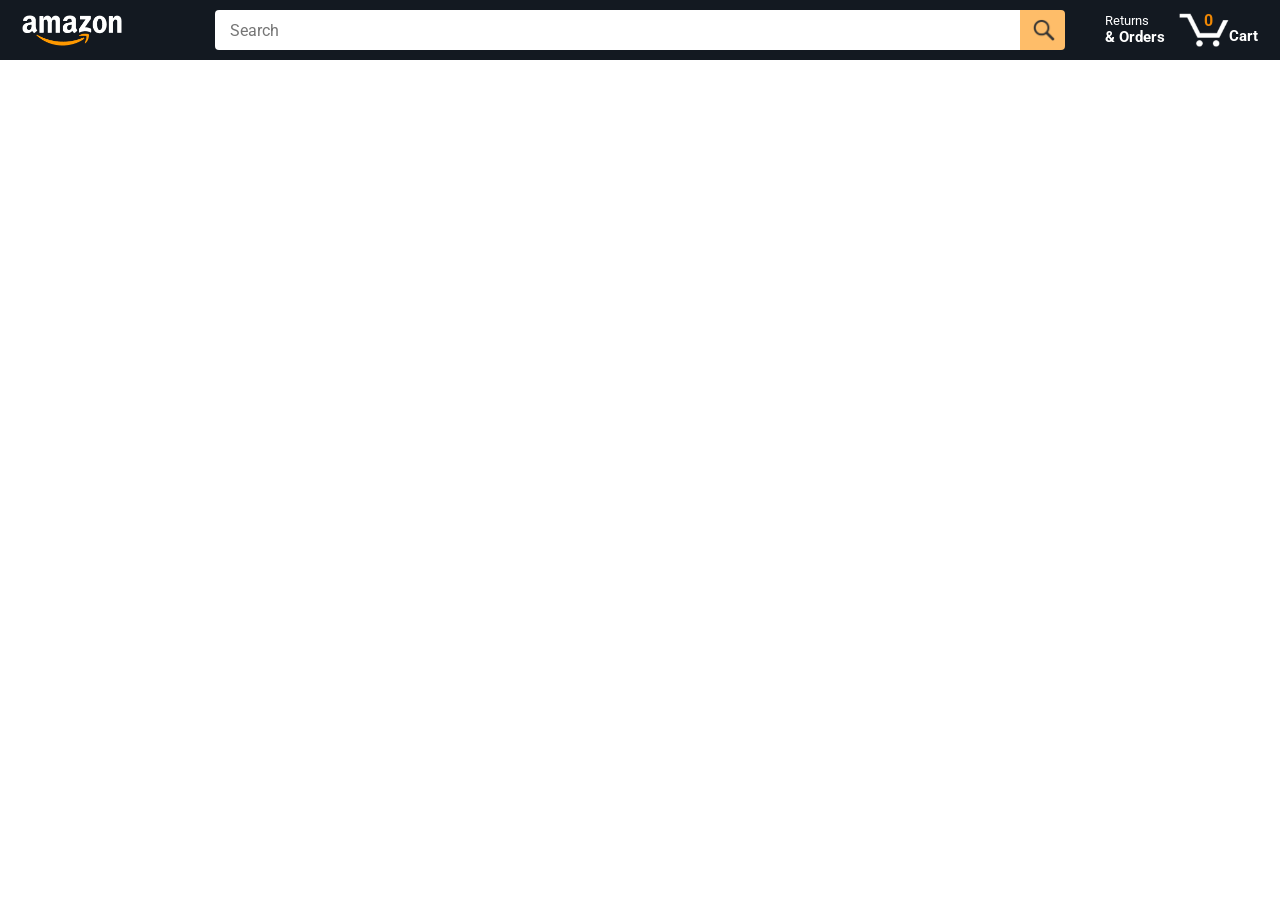
<file: index.html>
<!doctype html>
<html>
  <head>
    <title>Amazon Project</title>

    <!-- This code is needed for responsive design to work.
      (Responsive design = make the website look good on
      smaller screen sizes like a phone or a tablet). -->
    <meta name="viewport" content="width=device-width, initial-scale=1" />

    <!-- Load a font called Roboto from Google Fonts. -->
    <link rel="preconnect" href="https://fonts.googleapis.com" />
    <link rel="preconnect" href="https://fonts.gstatic.com" crossorigin />
    <link
      href="https://fonts.googleapis.com/css2?family=Roboto:wght@400;500;700&display=swap"
      rel="stylesheet"
    />

    <!-- Here are the CSS files for this page. -->
    <link rel="stylesheet" href="styles/shared/general.css" />
    <link rel="stylesheet" href="styles/shared/amazon-header.css" />
    <link rel="stylesheet" href="styles/pages/amazon.css" />
  </head>
  <body>
    <div class="amazon-header">
      <div class="amazon-header-left-section">
        <a href="index.html" class="header-link">
          <img class="amazon-logo" src="images/amazon-logo-white.png" />
          <img
            class="amazon-mobile-logo"
            src="images/amazon-mobile-logo-white.png"
          />
        </a>
      </div>

      <div class="amazon-header-middle-section">
        <input class="search-bar" type="text" placeholder="Search" />

        <button class="search-button">
          <img class="search-icon" src="images/icons/search-icon.png" />
        </button>
      </div>

      <div class="amazon-header-right-section">
        <a class="orders-link header-link" href="orders.html">
          <span class="returns-text">Returns</span>
          <span class="orders-text">& Orders</span>
        </a>

        <a class="cart-link header-link" href="checkout.html">
          <img class="cart-icon" src="images/icons/cart-icon.png" />
          <div class="cart-quantity js-cart-quantity">0</div>
          <div class="cart-text">Cart</div>
        </a>
      </div>
    </div>

    <div class="main">
      <div class="products-grid js-products-grid"></div>
    </div>
    <script type="module" src="scripts/amazon.js"></script>
  </body>
</html>
</file>
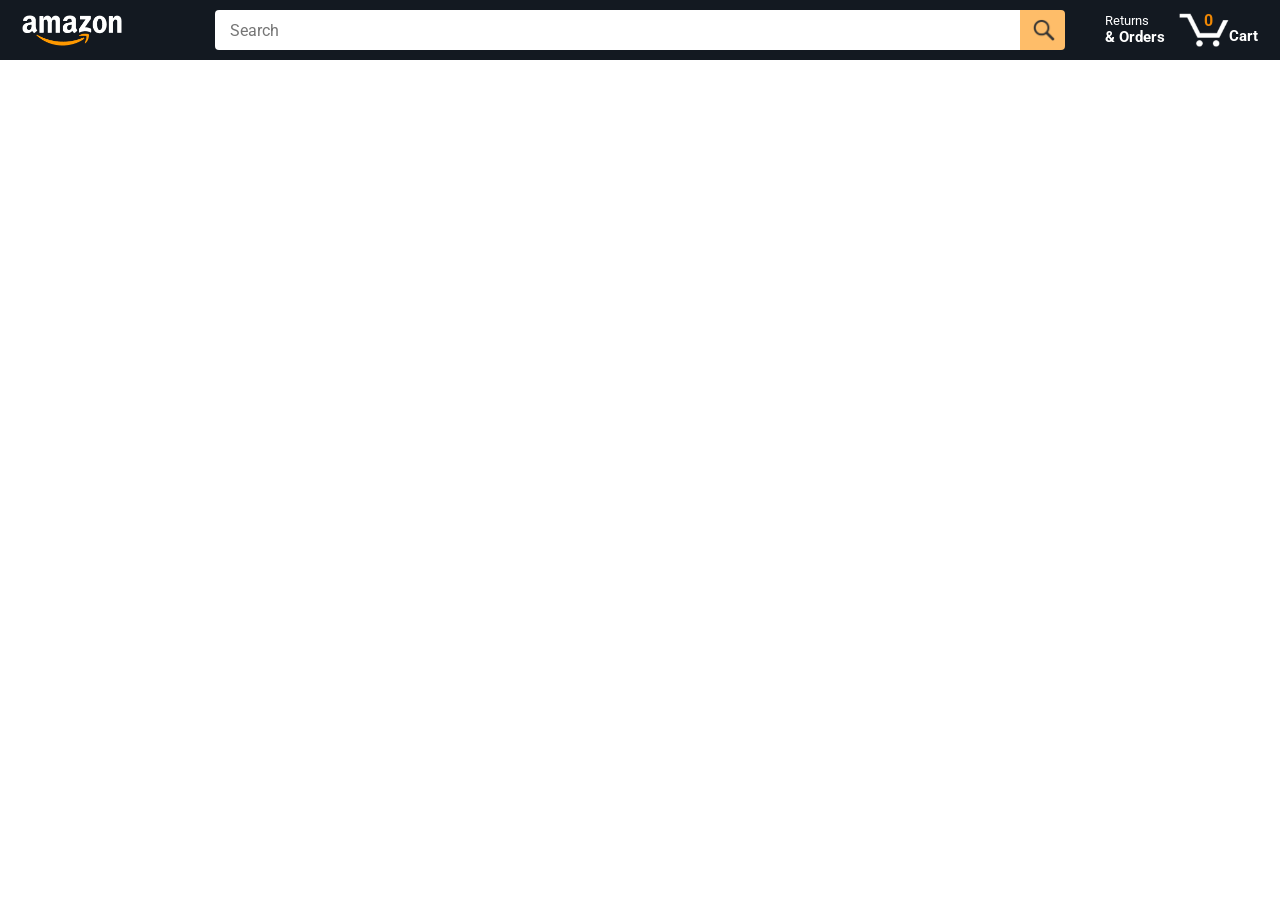
<file: amazon.html>
<!DOCTYPE html>
<html>
  <head>
    <title>Amazon Project</title>

    <!-- This code is needed for responsive design to work.
      (Responsive design = make the website look good on
      smaller screen sizes like a phone or a tablet). -->
    <meta name="viewport" content="width=device-width, initial-scale=1" />

    <!-- Load a font called Roboto from Google Fonts. -->
    <link rel="preconnect" href="https://fonts.googleapis.com" />
    <link rel="preconnect" href="https://fonts.gstatic.com" crossorigin />
    <link
      href="https://fonts.googleapis.com/css2?family=Roboto:wght@400;500;700&display=swap"
      rel="stylesheet"
    />

    <!-- Here are the CSS files for this page. -->
    <link rel="stylesheet" href="styles/shared/general.css" />
    <link rel="stylesheet" href="styles/shared/amazon-header.css" />
    <link rel="stylesheet" href="styles/pages/amazon.css" />
  </head>
  <body>
    <div class="amazon-header">
      <div class="amazon-header-left-section">
        <a href="amazon.html" class="header-link">
          <img class="amazon-logo" src="images/amazon-logo-white.png" />
          <img
            class="amazon-mobile-logo"
            src="images/amazon-mobile-logo-white.png"
          />
        </a>
      </div>

      <div class="amazon-header-middle-section">
        <input class="search-bar" type="text" placeholder="Search" />

        <button class="search-button">
          <img class="search-icon" src="images/icons/search-icon.png" />
        </button>
      </div>

      <div class="amazon-header-right-section">
        <a class="orders-link header-link" href="orders.html">
          <span class="returns-text">Returns</span>
          <span class="orders-text">& Orders</span>
        </a>

        <a class="cart-link header-link" href="checkout.html">
          <img class="cart-icon" src="images/icons/cart-icon.png" />
          <div class="cart-quantity js-cart-quantity">0</div>
          <div class="cart-text">Cart</div>
        </a>
      </div>
    </div>

    <div class="main">
      <div class="products-grid js-products-grid"></div>
    </div>
    <script type="module" src="scripts/amazon.js"></script>
  </body>
</html>
</file>
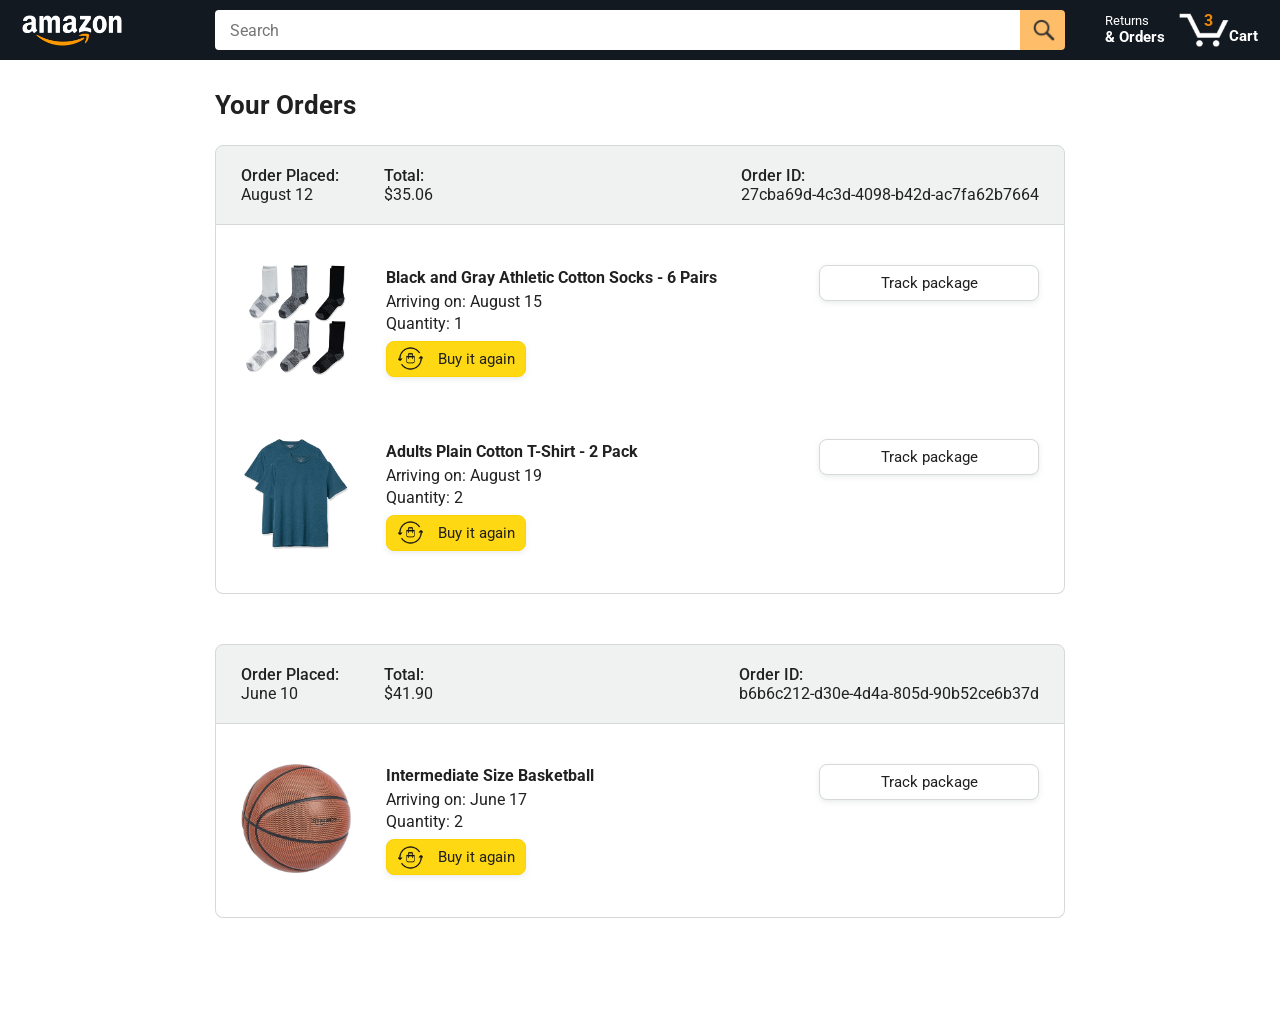
<file: orders.html>
<!doctype html>
<html>
  <head>
    <title>Orders</title>

    <!-- This code is needed for responsive design to work.
      (Responsive design = make the website look good on
      smaller screen sizes like a phone or a tablet). -->
    <meta name="viewport" content="width=device-width, initial-scale=1" />

    <!-- Load a font called Roboto from Google Fonts. -->
    <link rel="preconnect" href="https://fonts.googleapis.com" />
    <link rel="preconnect" href="https://fonts.gstatic.com" crossorigin />
    <link
      href="https://fonts.googleapis.com/css2?family=Roboto:wght@400;500;700&display=swap"
      rel="stylesheet"
    />

    <!-- Here are the CSS files for this page. -->
    <link rel="stylesheet" href="styles/shared/general.css" />
    <link rel="stylesheet" href="styles/shared/amazon-header.css" />
    <link rel="stylesheet" href="styles/pages/orders.css" />
  </head>
  <body>
    <div class="amazon-header">
      <div class="amazon-header-left-section">
        <a href="index.html" class="header-link">
          <img class="amazon-logo" src="images/amazon-logo-white.png" />
          <img
            class="amazon-mobile-logo"
            src="images/amazon-mobile-logo-white.png"
          />
        </a>
      </div>

      <div class="amazon-header-middle-section">
        <input class="search-bar" type="text" placeholder="Search" />

        <button class="search-button">
          <img class="search-icon" src="images/icons/search-icon.png" />
        </button>
      </div>

      <div class="amazon-header-right-section">
        <a class="orders-link header-link" href="orders.html">
          <span class="returns-text">Returns</span>
          <span class="orders-text">& Orders</span>
        </a>

        <a class="cart-link header-link" href="checkout.html">
          <img class="cart-icon" src="images/icons/cart-icon.png" />
          <div class="cart-quantity">3</div>
          <div class="cart-text">Cart</div>
        </a>
      </div>
    </div>

    <div class="main">
      <div class="page-title">Your Orders</div>

      <div class="orders-grid">
        <div class="order-container">
          <div class="order-header">
            <div class="order-header-left-section">
              <div class="order-date">
                <div class="order-header-label">Order Placed:</div>
                <div>August 12</div>
              </div>
              <div class="order-total">
                <div class="order-header-label">Total:</div>
                <div>$35.06</div>
              </div>
            </div>

            <div class="order-header-right-section">
              <div class="order-header-label">Order ID:</div>
              <div>27cba69d-4c3d-4098-b42d-ac7fa62b7664</div>
            </div>
          </div>

          <div class="order-details-grid">
            <div class="product-image-container">
              <img src="images/products/athletic-cotton-socks-6-pairs.jpg" />
            </div>

            <div class="product-details">
              <div class="product-name">
                Black and Gray Athletic Cotton Socks - 6 Pairs
              </div>
              <div class="product-delivery-date">Arriving on: August 15</div>
              <div class="product-quantity">Quantity: 1</div>
              <button class="buy-again-button button-primary">
                <img class="buy-again-icon" src="images/icons/buy-again.png" />
                <span class="buy-again-message">Buy it again</span>
              </button>
            </div>

            <div class="product-actions">
              <a href="tracking.html?orderId=123&productId=456">
                <button class="track-package-button button-secondary">
                  Track package
                </button>
              </a>
            </div>

            <div class="product-image-container">
              <img
                src="images/products/adults-plain-cotton-tshirt-2-pack-teal.jpg"
              />
            </div>

            <div class="product-details">
              <div class="product-name">
                Adults Plain Cotton T-Shirt - 2 Pack
              </div>
              <div class="product-delivery-date">Arriving on: August 19</div>
              <div class="product-quantity">Quantity: 2</div>
              <button class="buy-again-button button-primary">
                <img class="buy-again-icon" src="images/icons/buy-again.png" />
                <span class="buy-again-message">Buy it again</span>
              </button>
            </div>

            <div class="product-actions">
              <a href="tracking.html">
                <button class="track-package-button button-secondary">
                  Track package
                </button>
              </a>
            </div>
          </div>
        </div>

        <div class="order-container">
          <div class="order-header">
            <div class="order-header-left-section">
              <div class="order-date">
                <div class="order-header-label">Order Placed:</div>
                <div>June 10</div>
              </div>
              <div class="order-total">
                <div class="order-header-label">Total:</div>
                <div>$41.90</div>
              </div>
            </div>

            <div class="order-header-right-section">
              <div class="order-header-label">Order ID:</div>
              <div>b6b6c212-d30e-4d4a-805d-90b52ce6b37d</div>
            </div>
          </div>

          <div class="order-details-grid">
            <div class="product-image-container">
              <img
                src="images/products/intermediate-composite-basketball.jpg"
              />
            </div>

            <div class="product-details">
              <div class="product-name">Intermediate Size Basketball</div>
              <div class="product-delivery-date">Arriving on: June 17</div>
              <div class="product-quantity">Quantity: 2</div>
              <button class="buy-again-button button-primary">
                <img class="buy-again-icon" src="images/icons/buy-again.png" />
                <span class="buy-again-message">Buy it again</span>
              </button>
            </div>

            <div class="product-actions">
              <a href="tracking.html">
                <button class="track-package-button button-secondary">
                  Track package
                </button>
              </a>
            </div>
          </div>
        </div>
      </div>
    </div>
  </body>
</html>
</file>
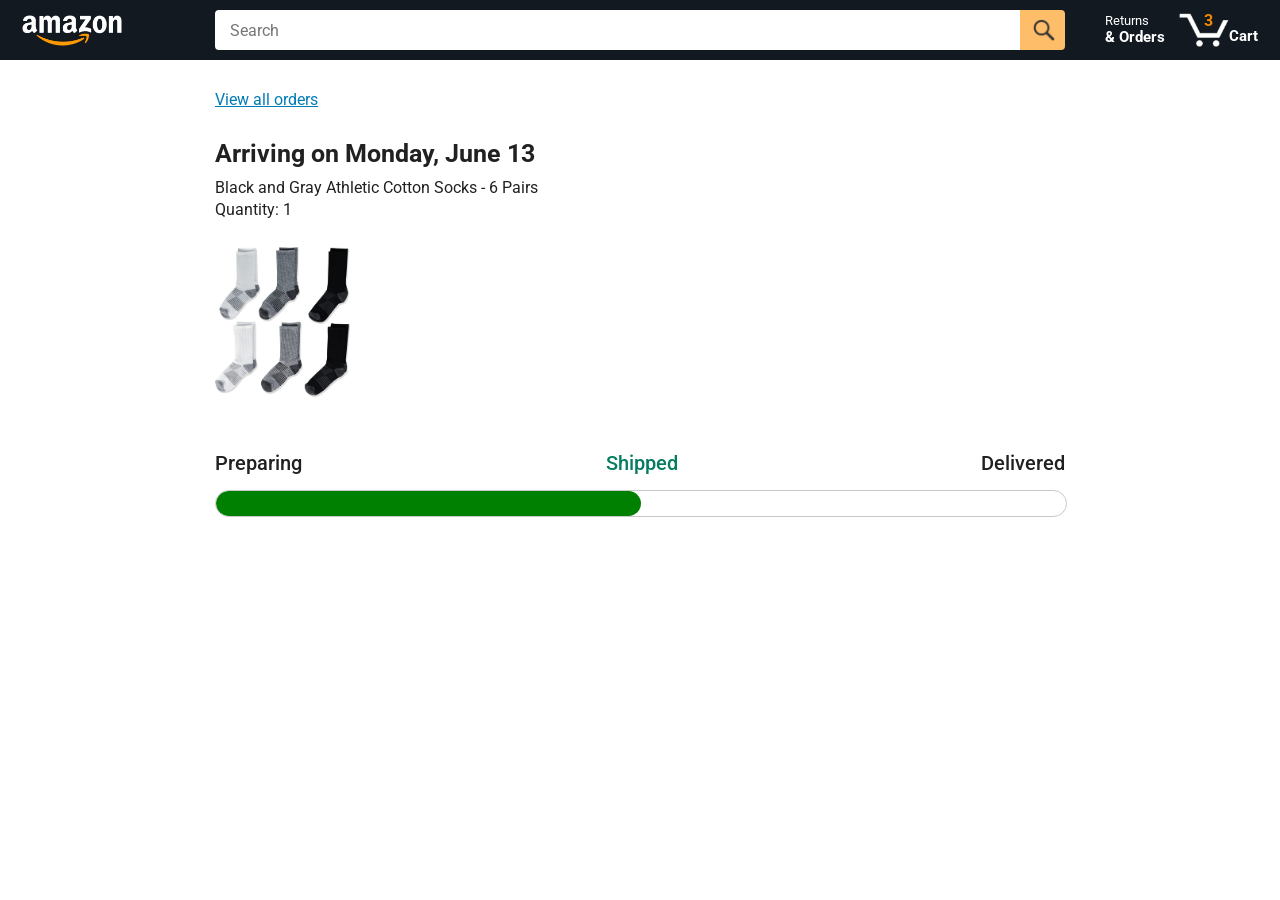
<file: tracking.html>
<!doctype html>
<html>
  <head>
    <title>Tracking</title>

    <!-- This code is needed for responsive design to work.
      (Responsive design = make the website look good on
      smaller screen sizes like a phone or a tablet). -->
    <meta name="viewport" content="width=device-width, initial-scale=1" />

    <!-- Load a font called Roboto from Google Fonts. -->
    <link rel="preconnect" href="https://fonts.googleapis.com" />
    <link rel="preconnect" href="https://fonts.gstatic.com" crossorigin />
    <link
      href="https://fonts.googleapis.com/css2?family=Roboto:wght@400;500;700&display=swap"
      rel="stylesheet"
    />

    <!-- Here are the CSS files for this page. -->
    <link rel="stylesheet" href="styles/shared/general.css" />
    <link rel="stylesheet" href="styles/shared/amazon-header.css" />
    <link rel="stylesheet" href="styles/pages/tracking.css" />
  </head>
  <body>
    <div class="amazon-header">
      <div class="amazon-header-left-section">
        <a href="index.html" class="header-link">
          <img class="amazon-logo" src="images/amazon-logo-white.png" />
          <img
            class="amazon-mobile-logo"
            src="images/amazon-mobile-logo-white.png"
          />
        </a>
      </div>

      <div class="amazon-header-middle-section">
        <input class="search-bar" type="text" placeholder="Search" />

        <button class="search-button">
          <img class="search-icon" src="images/icons/search-icon.png" />
        </button>
      </div>

      <div class="amazon-header-right-section">
        <a class="orders-link header-link" href="orders.html">
          <span class="returns-text">Returns</span>
          <span class="orders-text">& Orders</span>
        </a>

        <a class="cart-link header-link" href="checkout.html">
          <img class="cart-icon" src="images/icons/cart-icon.png" />
          <div class="cart-quantity">3</div>
          <div class="cart-text">Cart</div>
        </a>
      </div>
    </div>

    <div class="main">
      <div class="order-tracking">
        <a class="back-to-orders-link link-primary" href="orders.html">
          View all orders
        </a>

        <div class="delivery-date">Arriving on Monday, June 13</div>

        <div class="product-info">
          Black and Gray Athletic Cotton Socks - 6 Pairs
        </div>

        <div class="product-info">Quantity: 1</div>

        <img
          class="product-image"
          src="images/products/athletic-cotton-socks-6-pairs.jpg"
        />

        <div class="progress-labels-container">
          <div class="progress-label">Preparing</div>
          <div class="progress-label current-status">Shipped</div>
          <div class="progress-label">Delivered</div>
        </div>

        <div class="progress-bar-container">
          <div class="progress-bar"></div>
        </div>
      </div>
    </div>
    <script>
      const url = new URL(window.location.href);
      console.log(url.searchParams.get("orderId"));
      console.log(url.searchParams.get("productId"));
    </script>
  </body>
</html>
</file>
<file: styles/shared/general.css>
body {
  font-family: Roboto, Arial;
  color: rgb(33, 33, 33);
  /* The <body> element has a default margin of 8px
     on all sides. This removes the default margins. */
  margin: 0;
}

/* <p> elements have a default margin on the top
   and bottom. This removes the default margins. */
p {
  margin: 0;
}

button {
  cursor: pointer;
}

select {
  cursor: pointer;
}

input, select, button {
  font-family: Roboto, Arial;
}

.button-primary {
  color: rgb(33, 33, 33);
  background-color: rgb(255, 216, 20);
  border: 1px solid rgb(252, 210, 0);
  border-radius: 8px;
  cursor: pointer;
  box-shadow: 0 2px 5px rgba(213, 217, 217, 0.5);
}

.button-primary:hover {
  background-color: rgb(247, 202, 0);
  border: 1px solid rgb(242, 194, 0);
}

.button-primary:active {
  background: rgb(255, 216, 20);
  border-color: rgb(252, 210, 0);
  box-shadow: none;
}

.button-secondary {
  color: rgb(33, 33, 33);
  background: white;
  border: 1px solid rgb(213, 217, 217);
  border-radius: 8px;
  cursor: pointer;
  box-shadow: 0 2px 5px rgba(213, 217, 217, 0.5);
}

.button-secondary:hover {
  background-color: rgb(247, 250, 250);
}

.button-secondary:active {
  background-color: rgb(237, 253, 255);
  box-shadow: none;
}

/* These styles will limit text to 2 lines. Anything
   beyond 2 lines will be replaced with "..."
   You can find this code by using an A.I. tool or by
   searching in Google.
   https://css-tricks.com/almanac/properties/l/line-clamp/ */
.limit-text-to-2-lines {
  display: -webkit-box;
  -webkit-line-clamp: 2;
  -webkit-box-orient: vertical;
  overflow: hidden;
}

.link-primary {
  color: rgb(1, 124, 182);
  cursor: pointer;
}

.link-primary:hover {
  color: rgb(196, 80, 0);
}

/* Styles for dropdown selectors. */
select {
  color: rgb(33, 33, 33);
  background-color: rgb(240, 240, 240);
  border: 1px solid rgb(213, 217, 217);
  border-radius: 8px;
  padding: 3px 5px;
  font-size: 15px;
  cursor: pointer;
  box-shadow: 0 2px 5px rgba(213, 217, 217, 0.5);
}

select:focus,
input:focus {
  outline: 2px solid rgb(255, 153, 0);
}
</file>
<file: styles/shared/amazon-header.css>
.amazon-header {
  background-color: rgb(19, 25, 33);
  color: white;
  padding-left: 15px;
  padding-right: 15px;

  display: flex;
  align-items: center;
  justify-content: space-between;

  position: fixed;
  top: 0;
  left: 0;
  right: 0;
  height: 60px;
}

.amazon-header-left-section {
  width: 180px;
}

@media (max-width: 800px) {
  .amazon-header-left-section {
    width: unset;
  }
}

.header-link {
  display: inline-block;
  padding: 6px;
  border-radius: 2px;
  cursor: pointer;
  text-decoration: none;
  border: 1px solid rgba(0, 0, 0, 0);
}

.header-link:hover {
  border: 1px solid white;
}

.amazon-logo {
  width: 100px;
  margin-top: 5px;
}

.amazon-mobile-logo {
  display: none;
}

@media (max-width: 575px) {
  .amazon-logo {
    display: none;
  }

  .amazon-mobile-logo {
    display: block;
    height: 35px;
    margin-top: 5px;
  }
}

.amazon-header-middle-section {
  flex: 1;
  max-width: 850px;
  margin-left: 10px;
  margin-right: 10px;
  display: flex;
}

.search-bar {
  flex: 1;
  width: 0;
  font-size: 16px;
  height: 38px;
  padding-left: 15px;
  border: none;
  border-top-left-radius: 4px;
  border-bottom-left-radius: 4px;
  border-top-right-radius: 0;
  border-bottom-right-radius: 0;
}

.search-button {
  background-color: rgb(254, 189, 105);
  border: none;
  width: 45px;
  height: 40px;
  border-top-right-radius: 4px;
  border-bottom-right-radius: 4px;
  flex-shrink: 0;
}

.search-icon {
  height: 22px;
  margin-left: 2px;
  margin-top: 3px;
}

.amazon-header-right-section {
  width: 180px;
  flex-shrink: 0;
  display: flex;
  justify-content: end;
}

.orders-link {
  color: white;
}

.returns-text {
  display: block;
  font-size: 13px;
}

.orders-text {
  display: block;
  font-size: 15px;
  font-weight: 700;
}

.cart-link {
  color: white;
  display: flex;
  align-items: center;
  position: relative;
}

.cart-icon {
  width: 50px;
}

.cart-text {
  margin-top: 12px;
  font-size: 15px;
  font-weight: 700;
}

.cart-quantity {
  color: rgb(240, 136, 4);
  font-size: 16px;
  font-weight: 700;

  position: absolute;
  top: 4px;
  left: 22px;
  
  width: 26px;
  text-align: center;
}
</file>
<file: styles/pages/amazon.css>
.main {
  margin-top: 60px;
}

.products-grid {
  display: grid;

  /* - In CSS Grid, 1fr means a column will take up the
       remaining space in the grid.
     - If we write 1fr 1fr ... 1fr; 8 times, this will
       divide the grid into 8 columns, each taking up an
       equal amount of the space.
     - repeat(8, 1fr); is a shortcut for repeating "1fr"
       8 times (instead of typing out "1fr" 8 times).
       repeat(...) is a special property that works with
       display: grid; */
  grid-template-columns: repeat(8, 1fr);
}

/* @media is used to create responsive design (making the
   website look good on any screen size). This @media
   means when the screen width is 2000px or less, we
   will divide the grid into 7 columns instead of 8. */
@media (max-width: 2000px) {
  .products-grid {
    grid-template-columns: repeat(7, 1fr);
  }
}

/* This @media means when the screen width is 1600px or
   less, we will divide the grid into 6 columns. */
@media (max-width: 1600px) {
  .products-grid {
    grid-template-columns: repeat(6, 1fr);
  }
}

@media (max-width: 1300px) {
  .products-grid {
    grid-template-columns: repeat(5, 1fr);
  }
}

@media (max-width: 1000px) {
  .products-grid {
    grid-template-columns: repeat(4, 1fr);
  }
}

@media (max-width: 800px) {
  .products-grid {
    grid-template-columns: repeat(3, 1fr);
  }
}

@media (max-width: 575px) {
  .products-grid {
    grid-template-columns: repeat(2, 1fr);
  }
}

@media (max-width: 450px) {
  .products-grid {
    grid-template-columns: 1fr;
  }
}

.product-container {
  padding-top: 40px;
  padding-bottom: 25px;
  padding-left: 25px;
  padding-right: 25px;

  border-right: 1px solid rgb(231, 231, 231);
  border-bottom: 1px solid rgb(231, 231, 231);

  display: flex;
  flex-direction: column;
}

.product-image-container {
  display: flex;
  justify-content: center;
  align-items: center;

  height: 180px;
  margin-bottom: 20px;
}

.product-image {
  /* Images will overflow their container by default. To
    prevent this, we set max-width and max-height to 100%
    so they stay inside their container. */
  max-width: 100%;
  max-height: 100%;
}

.product-name {
  height: 40px;
  margin-bottom: 5px;
}

.product-rating-container {
  display: flex;
  align-items: center;
  margin-bottom: 10px;
}

.product-rating-stars {
  width: 100px;
  margin-right: 6px;
}

.product-rating-count {
  color: rgb(1, 124, 182);
  cursor: pointer;
  margin-top: 3px;
}

.product-price {
  font-weight: 700;
  margin-bottom: 10px;
}

.product-quantity-container {
  margin-bottom: 17px;
}

.product-spacer {
  flex: 1;
}

.added-to-cart {
  color: rgb(6, 125, 98);
  font-size: 16px;

  display: flex;
  align-items: center;
  margin-bottom: 8px;

  /* At first, the "Added to cart" message will
     be invisible. Use JavaScript to change the
     opacity and make it visible. */
  opacity: 0;
  transition: opacity 0.3s ease-in-out;
}

.added-to-cart-show {
  opacity: 1;
}

.added-to-cart img {
  height: 20px;
  margin-right: 5px;
}

.add-to-cart-button {
  width: 100%;
  padding: 8px;
  border-radius: 50px;
}
</file>
<file: styles/pages/orders.css>
.main {
  max-width: 850px;
  margin-top: 90px;
  margin-bottom: 100px;
  padding-left: 20px;
  padding-right: 20px;

  /* margin-left: auto;
     margin-right auto;
     Is a trick for centering an element horizontally
     without needing a container. */
  margin-left: auto;
  margin-right: auto;
}

.page-title {
  font-weight: 700;
  font-size: 26px;
  margin-bottom: 25px;
}

.orders-grid {
  display: grid;
  grid-template-columns: 1fr;
  row-gap: 50px;
}

.order-header {
  background-color: rgb(240, 242, 242);
  border: 1px solid rgb(213, 217, 217);

  display: flex;
  align-items: center;
  justify-content: space-between;

  padding: 20px 25px;
  border-top-left-radius: 8px;
  border-top-right-radius: 8px;
}

.order-header-left-section {
  display: flex;
  flex-shrink: 0;
}

.order-header-label {
  font-weight: 500;
}

.order-date,
.order-total {
  margin-right: 45px;
}

.order-header-right-section {
  flex-shrink: 1;
}

@media (max-width: 575px) {
  .order-header {
    flex-direction: column;
    align-items: start;
    line-height: 23px;
    padding: 15px;
  }

  .order-header-left-section {
    flex-direction: column;
  }

  .order-header-label {
    margin-right: 5px;
  }

  .order-date,
  .order-total {
    display: grid;
    grid-template-columns: auto 1fr;
    margin-right: 0;
  }

  .order-header-right-section {
    display: grid;
    grid-template-columns: auto 1fr;
  }
}

.order-details-grid {
  padding: 40px 25px;
  border: 1px solid rgb(213, 217, 217);
  border-top: none;
  border-bottom-left-radius: 8px;
  border-bottom-right-radius: 8px;

  display: grid;
  grid-template-columns: 110px 1fr 220px;
  column-gap: 35px;
  row-gap: 60px;
  align-items: center;
}

@media (max-width: 800px) {
  .order-details-grid {
    grid-template-columns: 110px 1fr;
    row-gap: 0;
    padding-bottom: 8px;
  }
}

@media (max-width: 450px) {
  .order-details-grid {
    grid-template-columns: 1fr;
  }
}

.product-image-container {
  text-align: center;
}

.product-image-container img {
  max-width: 110px;
  max-height: 110px;
}

.product-name {
  font-weight: 700;
  margin-bottom: 5px;
}

.product-delivery-date {
  margin-bottom: 3px;
}

.product-quantity {
  margin-bottom: 8px;
}

.buy-again-button {
  font-size: 15px;
  width: 140px;
  height: 36px;
  border-radius: 8px;

  display: flex;
  align-items: center;
  justify-content: center;
}

.buy-again-icon {
  width: 25px;
  margin-right: 15px;
}

.product-actions {
  align-self: start;
}

.track-package-button {
  width: 100%;
  font-size: 15px;
  padding: 8px;
}

@media (max-width: 800px) {
  .buy-again-button {
    margin-bottom: 10px;
  }

  .product-actions {
    /* grid-column: 2 means this element will be placed
       in column 2 in the grid. (Normally, the column that
       an element is placed in is determined by the order
       of the elements in the HTML. grid-column overrides
       this default ordering). */
    grid-column: 2;
    margin-bottom: 30px;
  }

  .track-package-button {
    width: 140px;
  }
}

@media (max-width: 450px) {
  .product-image-container {
    text-align: center;
    margin-bottom: 25px;
  }

  .product-image-container img {
    max-width: 150px;
    max-height: 150px;
  }

  .product-name {
    margin-bottom: 10px;
  }

  .product-quantity {
    margin-bottom: 15px;
  }

  .buy-again-button {
    width: 100%;
    margin-bottom: 15px;
  }

  .product-actions {
    /* grid-column: auto; undos grid-column: 2; from above.
       This element will now be placed in its normal column
       in the grid. */
    grid-column: auto;
    margin-bottom: 70px;
  }

  .track-package-button {
    width: 100%;
    padding: 12px;
  }
}
</file>
<file: styles/pages/tracking.css>
.main {
  max-width: 850px;
  margin-top: 90px;
  margin-bottom: 100px;
  padding-left: 30px;
  padding-right: 30px;

  /* margin-left: auto;
     margin-right auto;
     Is a trick for centering an element horizontally
     without needing a container. */
  margin-left: auto;
  margin-right: auto;
}

.back-to-orders-link {
  display: inline-block;
  margin-bottom: 30px;
}

.delivery-date {
  font-size: 25px;
  font-weight: 700;
  margin-bottom: 10px;
}

.product-info {
  margin-bottom: 3px;
}

.product-image {
  max-width: 150px;
  max-height: 150px;
  margin-top: 25px;
  margin-bottom: 50px;
}

.progress-labels-container {
  display: flex;
  justify-content: space-between;
  font-size: 20px;
  font-weight: 500;
  margin-bottom: 15px;
}

.current-status {
  color: rgb(6, 125, 98);
}

@media (max-width: 575px) {
  .progress-labels-container {
    font-size: 16px;
  }
}

@media (max-width: 450px) {
  .progress-labels-container {
    flex-direction: column;
    margin-bottom: 5px;
  }

  .progress-label {
    margin-bottom: 3px;
  }
}

.progress-bar-container {
  height: 25px;
  width: 100%;

  border: 1px solid rgb(200, 200, 200);
  border-radius: 50px;
  overflow: hidden;
}

.progress-bar {
  height: 100%;
  background-color: green;
  border-radius: 50px;
  width: 50%;
}
</file>
